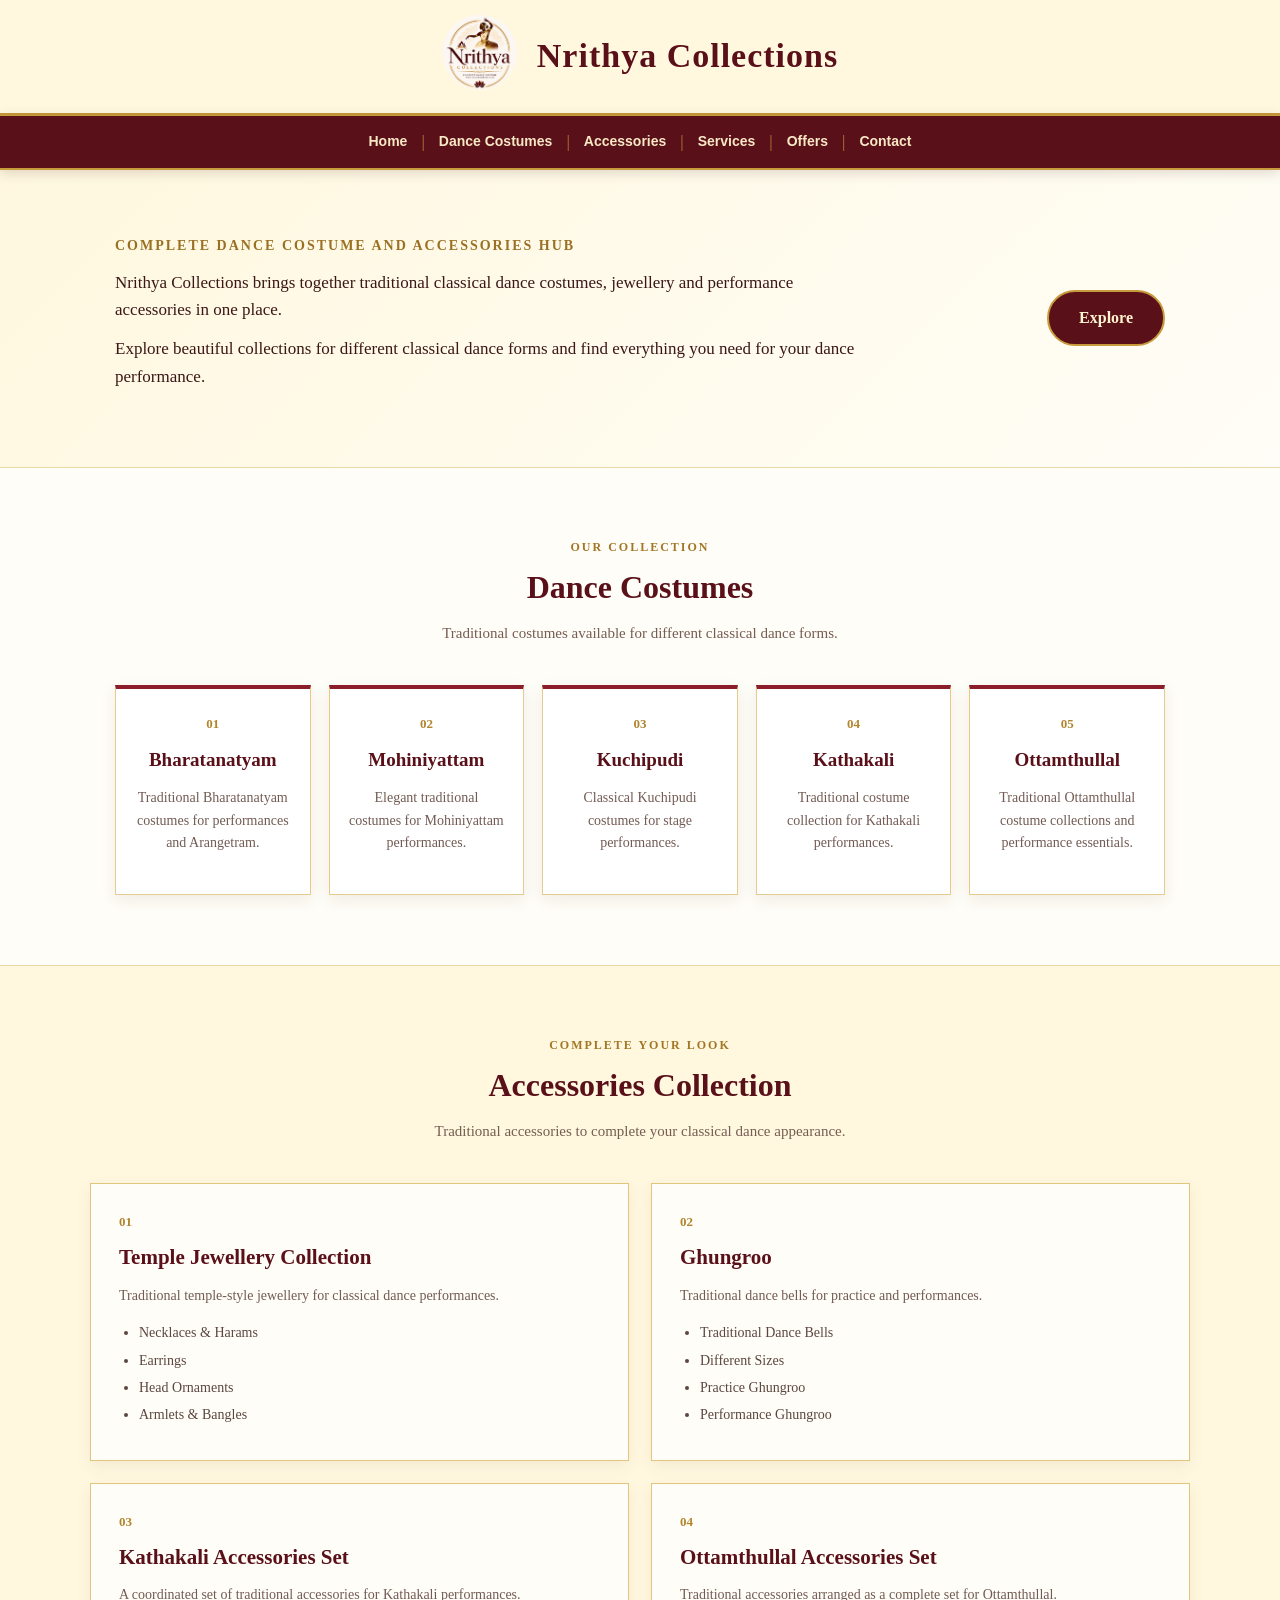
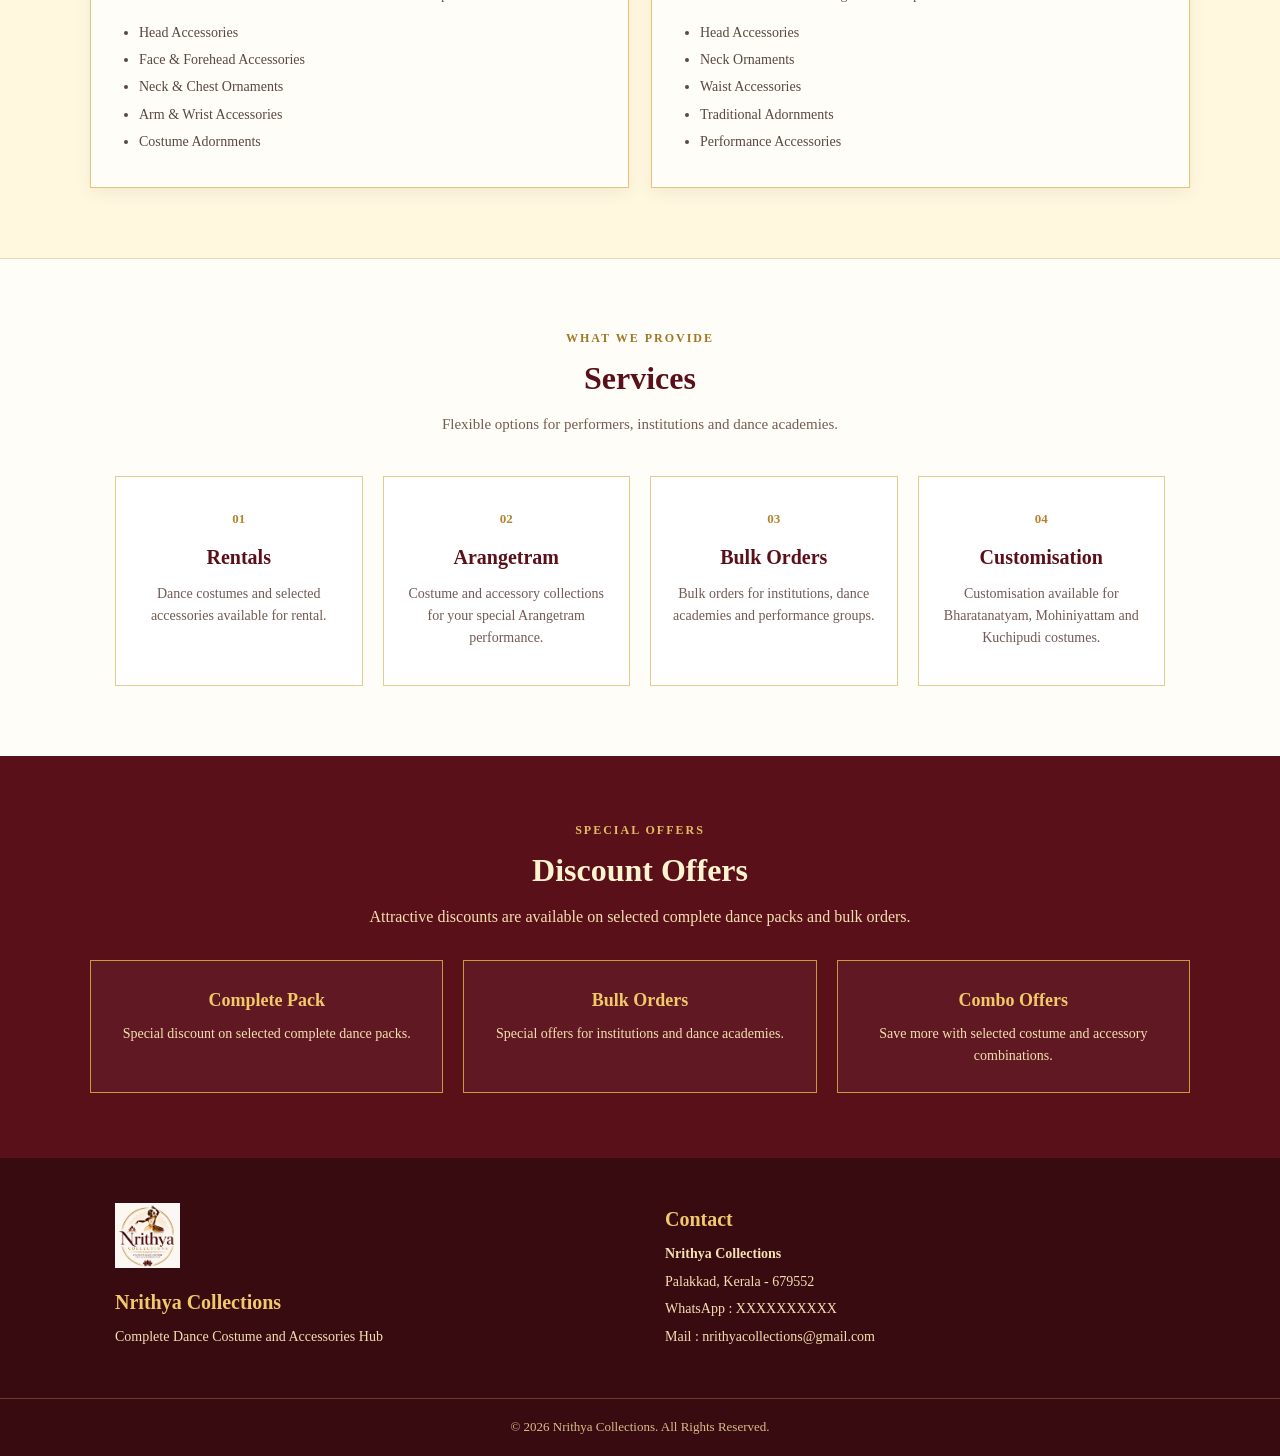
<file: index.html>
<!DOCTYPE html>
<html lang="en">
<head>
    <meta charset="UTF-8">
    <meta name="viewport" content="width=device-width, initial-scale=1.0">

    <meta name="description"
          content="Nrithya Collections - Complete Dance Costume and Accessories Hub">

    <title>Nrithya Collections</title>

    <link rel="stylesheet" href="style.css">
</head>

<body>

<!-- ================= HEADER ================= -->

<header id="home">

    <div class="header-container">

        <a href="#home">
            <img src="logo.png"
                 alt="Nrithya Collections Logo"
                 class="logo">
        </a>

        <h1>Nrithya Collections</h1>

    </div>

</header>


<!-- ================= NAVIGATION ================= -->

<nav class="navbar">

    <div class="nav-container">

        <a href="#home">Home</a>

        <span class="nav-divider">|</span>

        <a href="#costumes">Dance Costumes</a>

        <span class="nav-divider">|</span>

        <a href="#accessories">Accessories</a>

        <span class="nav-divider">|</span>

        <a href="#services">Services</a>

        <span class="nav-divider">|</span>

        <a href="#offers">Offers</a>

        <span class="nav-divider">|</span>

        <a href="#contact">Contact</a>

    </div>

</nav>


<!-- ================= INTRODUCTION ================= -->

<section class="intro">

    <div class="intro-container">

        <div class="description">

            <p class="small-heading">
                COMPLETE DANCE COSTUME AND ACCESSORIES HUB
            </p>

            <p>
                Nrithya Collections brings together traditional
                classical dance costumes, jewellery and performance
                accessories in one place.
            </p>

            <p>
                Explore beautiful collections for different
                classical dance forms and find everything you need
                for your dance performance.
            </p>

        </div>


        <div class="explore-area">

            <a href="shop.html" class="explore-button">
                Explore
            </a>

        </div>

    </div>

</section>


<!-- ================= DANCE COSTUMES ================= -->

<section class="content-section" id="costumes">

    <div class="section-title">

        <p class="section-label">
            OUR COLLECTION
        </p>

        <h2>Dance Costumes</h2>

        <p>
            Traditional costumes available for different
            classical dance forms.
        </p>

    </div>


    <div class="costume-container">

        <div class="costume-card">

            <span>01</span>

            <h3>Bharatanatyam</h3>

            <p>
                Traditional Bharatanatyam costumes for
                performances and Arangetram.
            </p>

        </div>


        <div class="costume-card">

            <span>02</span>

            <h3>Mohiniyattam</h3>

            <p>
                Elegant traditional costumes for
                Mohiniyattam performances.
            </p>

        </div>


        <div class="costume-card">

            <span>03</span>

            <h3>Kuchipudi</h3>

            <p>
                Classical Kuchipudi costumes for
                stage performances.
            </p>

        </div>


        <div class="costume-card">

            <span>04</span>

            <h3>Kathakali</h3>

            <p>
                Traditional costume collection for
                Kathakali performances.
            </p>

        </div>


        <div class="costume-card">

            <span>05</span>

            <h3>Ottamthullal</h3>

            <p>
                Traditional Ottamthullal costume collections
                and performance essentials.
            </p>

        </div>

    </div>

</section>


<!-- ================= ACCESSORIES ================= -->

<section class="content-section accessories-section"
         id="accessories">

    <div class="section-title">

        <p class="section-label">
            COMPLETE YOUR LOOK
        </p>

        <h2>Accessories Collection</h2>

        <p>
            Traditional accessories to complete your
            classical dance appearance.
        </p>

    </div>


    <div class="accessory-container">

        <!-- Temple Jewellery -->

        <div class="accessory-card">

            <div class="card-number">01</div>

            <h3>
                Temple Jewellery Collection
            </h3>

            <p>
                Traditional temple-style jewellery for
                classical dance performances.
            </p>

            <ul>

                <li>Necklaces &amp; Harams</li>

                <li>Earrings</li>

                <li>Head Ornaments</li>

                <li>Armlets &amp; Bangles</li>

            </ul>

        </div>


        <!-- Ghungroo -->

        <div class="accessory-card">

            <div class="card-number">02</div>

            <h3>Ghungroo</h3>

            <p>
                Traditional dance bells for practice
                and performances.
            </p>

            <ul>

                <li>Traditional Dance Bells</li>

                <li>Different Sizes</li>

                <li>Practice Ghungroo</li>

                <li>Performance Ghungroo</li>

            </ul>

        </div>


        <!-- Kathakali Accessories -->

        <div class="accessory-card">

            <div class="card-number">03</div>

            <h3>
                Kathakali Accessories Set
            </h3>

            <p>
                A coordinated set of traditional
                accessories for Kathakali performances.
            </p>

            <ul>

                <li>Head Accessories</li>

                <li>Face &amp; Forehead Accessories</li>

                <li>Neck &amp; Chest Ornaments</li>

                <li>Arm &amp; Wrist Accessories</li>

                <li>Costume Adornments</li>

            </ul>

        </div>


        <!-- Ottamthullal Accessories -->

        <div class="accessory-card">

            <div class="card-number">04</div>

            <h3>
                Ottamthullal Accessories Set
            </h3>

            <p>
                Traditional accessories arranged as
                a complete set for Ottamthullal.
            </p>

            <ul>

                <li>Head Accessories</li>

                <li>Neck Ornaments</li>

                <li>Waist Accessories</li>

                <li>Traditional Adornments</li>

                <li>Performance Accessories</li>

            </ul>

        </div>

    </div>

</section>


<!-- ================= SERVICES ================= -->

<section class="content-section" id="services">

    <div class="section-title">

        <p class="section-label">
            WHAT WE PROVIDE
        </p>

        <h2>Services</h2>

        <p>
            Flexible options for performers, institutions
            and dance academies.
        </p>

    </div>


    <div class="service-container">

        <div class="service-card">

            <span>01</span>

            <h3>Rentals</h3>

            <p>
                Dance costumes and selected accessories
                available for rental.
            </p>

        </div>


        <div class="service-card">

            <span>02</span>

            <h3>Arangetram</h3>

            <p>
                Costume and accessory collections for
                your special Arangetram performance.
            </p>

        </div>


        <div class="service-card">

            <span>03</span>

            <h3>Bulk Orders</h3>

            <p>
                Bulk orders for institutions, dance
                academies and performance groups.
            </p>

        </div>


        <div class="service-card">

            <span>04</span>

            <h3>Customisation</h3>

            <p>
                Customisation available for Bharatanatyam,
                Mohiniyattam and Kuchipudi costumes.
            </p>

        </div>

    </div>

</section>


<!-- ================= DISCOUNT OFFERS ================= -->

<section class="offers" id="offers">

    <div class="offers-container">

        <p class="section-label">
            SPECIAL OFFERS
        </p>

        <h2>Discount Offers</h2>

        <p>
            Attractive discounts are available on selected
            complete dance packs and bulk orders.
        </p>


        <div class="offer-items">

            <div>

                <strong>Complete Pack</strong>

                <span>
                    Special discount on selected
                    complete dance packs.
                </span>

            </div>


            <div>

                <strong>Bulk Orders</strong>

                <span>
                    Special offers for institutions
                    and dance academies.
                </span>

            </div>


            <div>

                <strong>Combo Offers</strong>

                <span>
                    Save more with selected costume
                    and accessory combinations.
                </span>

            </div>

        </div>

    </div>

</section>


<!-- ================= CONTACT / FOOTER ================= -->

<footer id="contact">

    <div class="footer-container">


        <!-- Footer Brand -->

        <div class="footer-brand">

            <img src="logo.png"
                 alt="Nrithya Collections Logo">

            <h3>
                Nrithya Collections
            </h3>

            <p>
                Complete Dance Costume and
                Accessories Hub
            </p>

        </div>


        <!-- Contact -->

        <div class="footer-contact">

            <h3>Contact</h3>

            <p>
                <strong>Nrithya Collections</strong>
            </p>

            <p>
                Palakkad, Kerala - 679552
            </p>

            <p>
                WhatsApp : XXXXXXXXXX
            </p>

            <p>
                Mail : nrithyacollections@gmail.com
            </p>

        </div>

    </div>


    <div class="copyright">

        © 2026 Nrithya Collections.
        All Rights Reserved.

    </div>

</footer>


<!-- ================= JAVASCRIPT ================= -->

<script src="script.js"></script>

</body>
</html>
</file>
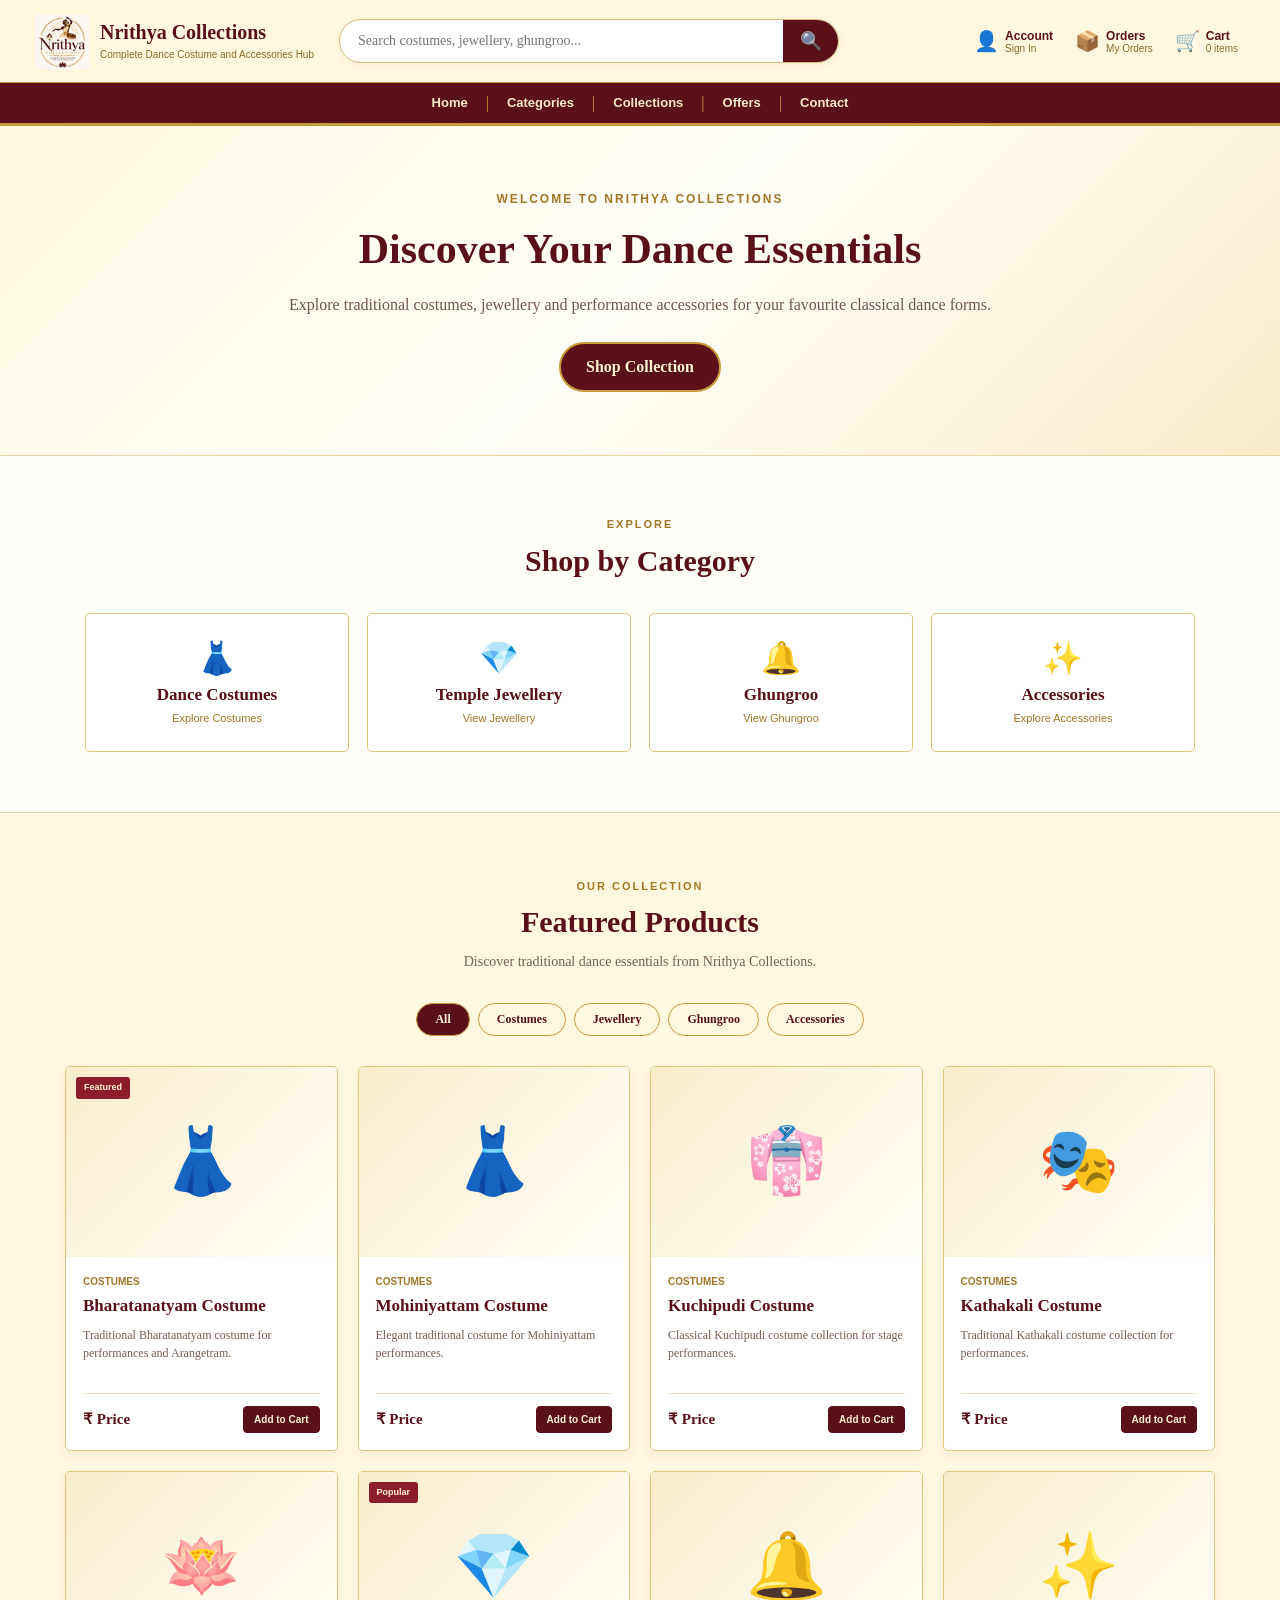
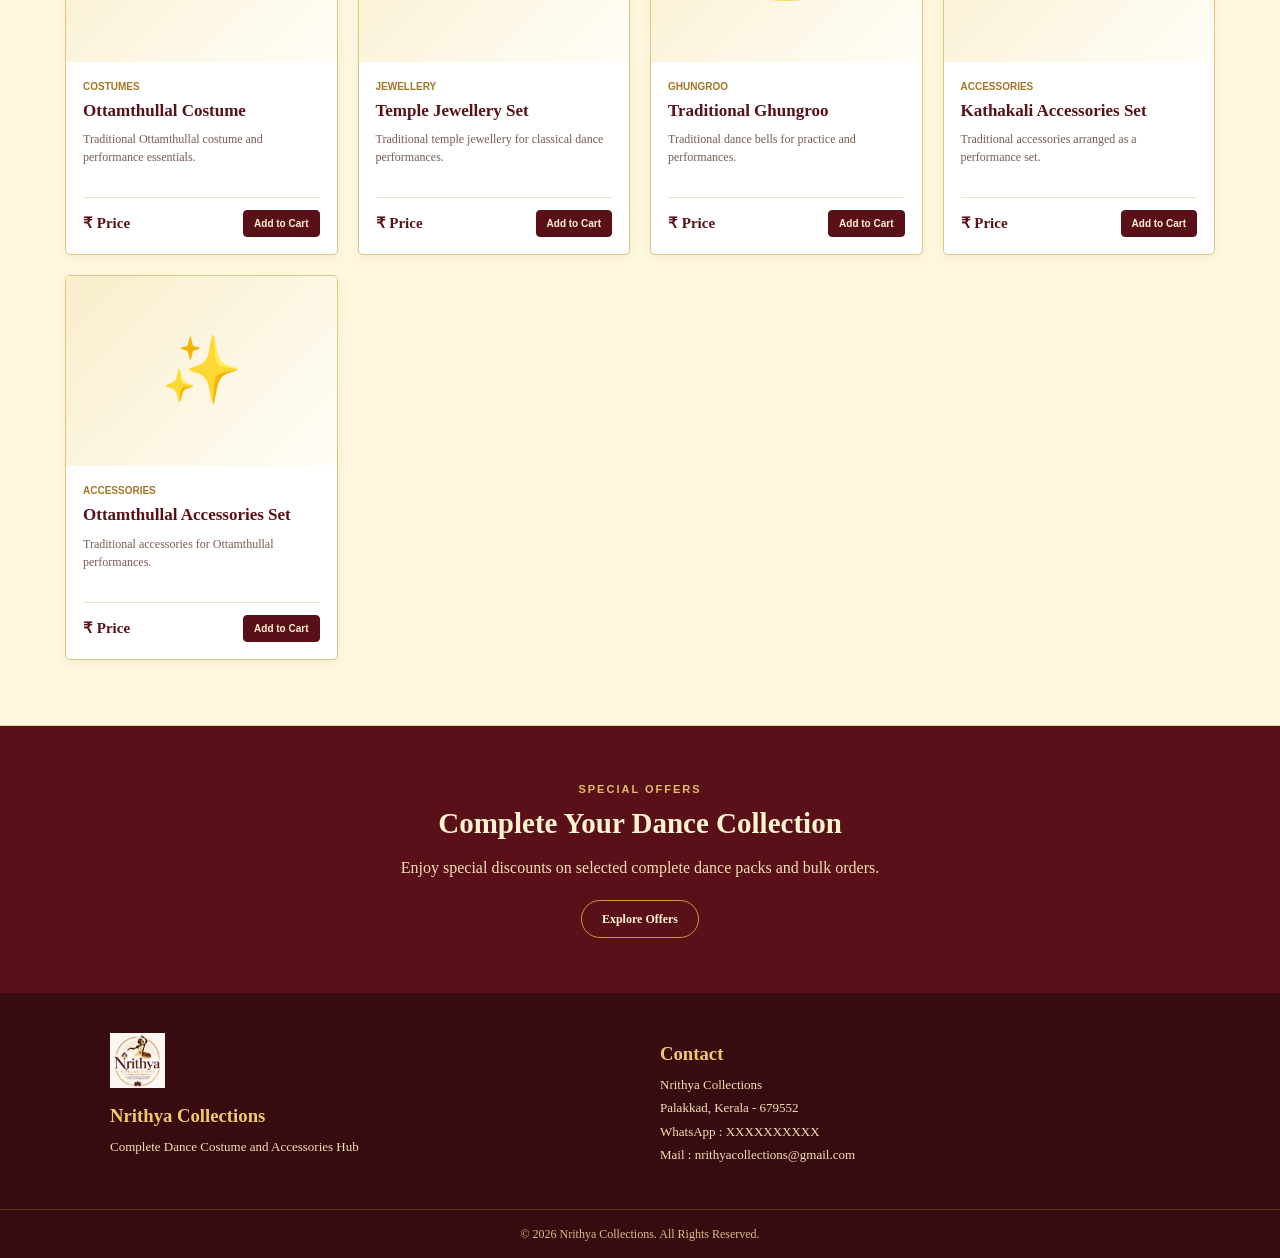
<file: shop.html>
<!DOCTYPE html>
<html lang="en">

<head>

    <meta charset="UTF-8">

    <meta name="viewport"
        content="width=device-width, initial-scale=1.0">

    <meta name="description"
        content="Nrithya Collections - Dance Costumes and Accessories">

    <title>Shop | Nrithya Collections</title>

    <link rel="stylesheet" href="shop.css">

</head>

<body>


<!-- ================= SHOP HEADER ================= -->

<header class="shop-header">

    <div class="header-main">


        <!-- BRAND -->

        <a href="index.html"
            class="brand">

            <img src="logo.png"
                alt="Nrithya Collections Logo">

            <div>

                <h1>
                    Nrithya Collections
                </h1>

                <span>
                    Complete Dance Costume and Accessories Hub
                </span>

            </div>

        </a>


        <!-- SEARCH -->

        <div class="search-box">

            <input
                type="text"
                id="searchInput"
                placeholder="Search costumes, jewellery, ghungroo..."
            >

            <button
                id="searchButton">

                🔍

            </button>

        </div>


        <!-- ACCOUNT / ORDERS / CART -->

        <div class="shop-actions">


            <button
                id="accountButton"
                class="action-button">

                <span class="action-icon">
                    👤
                </span>

                <span>

                    Account

                    <small>
                        Sign In
                    </small>

                </span>

            </button>


            <button
                id="ordersButton"
                class="action-button">

                <span class="action-icon">
                    📦
                </span>

                <span>

                    Orders

                    <small>
                        My Orders
                    </small>

                </span>

            </button>


            <button
                id="cartButton"
                class="cart-button">

                <span class="action-icon">
                    🛒
                </span>

                <span>

                    Cart

                    <small id="cartCount">
                        0 items
                    </small>

                </span>

            </button>

        </div>

    </div>


    <!-- ================= SHOP NAVIGATION ================= -->

    <nav class="shop-nav">

        <a href="index.html">
            Home
        </a>

        <span>|</span>

        <a href="#categories">
            Categories
        </a>

        <span>|</span>

        <a href="#products">
            Collections
        </a>

        <span>|</span>

        <a href="#offers">
            Offers
        </a>

        <span>|</span>

        <a href="index.html#contact">
            Contact
        </a>

    </nav>

</header>


<!-- ================= HERO ================= -->

<section class="shop-hero">

    <div class="hero-content">

        <p class="hero-label">
            WELCOME TO NRITHYA COLLECTIONS
        </p>

        <h2>
            Discover Your Dance Essentials
        </h2>

        <p>
            Explore traditional costumes, jewellery and
            performance accessories for your favourite
            classical dance forms.
        </p>

        <a href="#products"
            class="hero-button">

            Shop Collection

        </a>

    </div>

</section>


<!-- ================= CATEGORIES ================= -->

<section class="categories"
    id="categories">

    <div class="section-heading">

        <p>
            EXPLORE
        </p>

        <h2>
            Shop by Category
        </h2>

    </div>


    <div class="category-container">


        <button
            class="category-card"
            data-category="Costumes">

            <div class="category-icon">
                👗
            </div>

            <h3>
                Dance Costumes
            </h3>

            <span>
                Explore Costumes
            </span>

        </button>


        <button
            class="category-card"
            data-category="Jewellery">

            <div class="category-icon">
                💎
            </div>

            <h3>
                Temple Jewellery
            </h3>

            <span>
                View Jewellery
            </span>

        </button>


        <button
            class="category-card"
            data-category="Ghungroo">

            <div class="category-icon">
                🔔
            </div>

            <h3>
                Ghungroo
            </h3>

            <span>
                View Ghungroo
            </span>

        </button>


        <button
            class="category-card"
            data-category="Accessories">

            <div class="category-icon">
                ✨
            </div>

            <h3>
                Accessories
            </h3>

            <span>
                Explore Accessories
            </span>

        </button>


    </div>

</section>


<!-- ================= PRODUCTS ================= -->

<section class="products-section"
    id="products">


    <div class="section-heading">

        <p>
            OUR COLLECTION
        </p>

        <h2>
            Featured Products
        </h2>

        <span>
            Discover traditional dance essentials
            from Nrithya Collections.
        </span>

    </div>


    <!-- FILTERS -->

    <div class="filter-bar">

        <button
            class="filter-button active"
            data-filter="All">

            All

        </button>

        <button
            class="filter-button"
            data-filter="Costumes">

            Costumes

        </button>

        <button
            class="filter-button"
            data-filter="Jewellery">

            Jewellery

        </button>

        <button
            class="filter-button"
            data-filter="Ghungroo">

            Ghungroo

        </button>

        <button
            class="filter-button"
            data-filter="Accessories">

            Accessories

        </button>

    </div>


    <!-- PRODUCTS -->

    <div class="product-grid"
        id="productGrid">


        <!-- BHARATANATYAM -->

        <div class="product-card"
            data-category="Costumes">

            <div class="product-image">

                <span class="product-badge">
                    Featured
                </span>

                <div class="placeholder-image">
                    👗
                </div>

            </div>

            <div class="product-info">

                <p class="product-category">
                    Costumes
                </p>

                <h3>
                    Bharatanatyam Costume
                </h3>

                <p class="product-description">
                    Traditional Bharatanatyam costume
                    for performances and Arangetram.
                </p>

                <div class="product-bottom">

                    <div class="price">
                        ₹ Price
                    </div>

                    <button
                        class="add-cart"
                        data-name="Bharatanatyam Costume"
                        data-price="0">

                        Add to Cart

                    </button>

                </div>

            </div>

        </div>


        <!-- MOHINIYATTAM -->

        <div class="product-card"
            data-category="Costumes">

            <div class="product-image">

                <div class="placeholder-image">
                    👗
                </div>

            </div>

            <div class="product-info">

                <p class="product-category">
                    Costumes
                </p>

                <h3>
                    Mohiniyattam Costume
                </h3>

                <p class="product-description">
                    Elegant traditional costume
                    for Mohiniyattam performances.
                </p>

                <div class="product-bottom">

                    <div class="price">
                        ₹ Price
                    </div>

                    <button
                        class="add-cart"
                        data-name="Mohiniyattam Costume"
                        data-price="0">

                        Add to Cart

                    </button>

                </div>

            </div>

        </div>


        <!-- KUCHIPUDI -->

        <div class="product-card"
            data-category="Costumes">

            <div class="product-image">

                <div class="placeholder-image">
                    👘
                </div>

            </div>

            <div class="product-info">

                <p class="product-category">
                    Costumes
                </p>

                <h3>
                    Kuchipudi Costume
                </h3>

                <p class="product-description">
                    Classical Kuchipudi costume
                    collection for stage performances.
                </p>

                <div class="product-bottom">

                    <div class="price">
                        ₹ Price
                    </div>

                    <button
                        class="add-cart"
                        data-name="Kuchipudi Costume"
                        data-price="0">

                        Add to Cart

                    </button>

                </div>

            </div>

        </div>


        <!-- KATHAKALI -->

        <div class="product-card"
            data-category="Costumes">

            <div class="product-image">

                <div class="placeholder-image">
                    🎭
                </div>

            </div>

            <div class="product-info">

                <p class="product-category">
                    Costumes
                </p>

                <h3>
                    Kathakali Costume
                </h3>

                <p class="product-description">
                    Traditional Kathakali costume
                    collection for performances.
                </p>

                <div class="product-bottom">

                    <div class="price">
                        ₹ Price
                    </div>

                    <button
                        class="add-cart"
                        data-name="Kathakali Costume"
                        data-price="0">

                        Add to Cart

                    </button>

                </div>

            </div>

        </div>


        <!-- OTTAMTHULLAL -->

        <div class="product-card"
            data-category="Costumes">

            <div class="product-image">

                <div class="placeholder-image">
                    🪷
                </div>

            </div>

            <div class="product-info">

                <p class="product-category">
                    Costumes
                </p>

                <h3>
                    Ottamthullal Costume
                </h3>

                <p class="product-description">
                    Traditional Ottamthullal costume
                    and performance essentials.
                </p>

                <div class="product-bottom">

                    <div class="price">
                        ₹ Price
                    </div>

                    <button
                        class="add-cart"
                        data-name="Ottamthullal Costume"
                        data-price="0">

                        Add to Cart

                    </button>

                </div>

            </div>

        </div>


        <!-- JEWELLERY -->

        <div class="product-card"
            data-category="Jewellery">

            <div class="product-image">

                <span class="product-badge">
                    Popular
                </span>

                <div class="placeholder-image">
                    💎
                </div>

            </div>

            <div class="product-info">

                <p class="product-category">
                    Jewellery
                </p>

                <h3>
                    Temple Jewellery Set
                </h3>

                <p class="product-description">
                    Traditional temple jewellery
                    for classical dance performances.
                </p>

                <div class="product-bottom">

                    <div class="price">
                        ₹ Price
                    </div>

                    <button
                        class="add-cart"
                        data-name="Temple Jewellery Set"
                        data-price="0">

                        Add to Cart

                    </button>

                </div>

            </div>

        </div>


        <!-- GHUNGROO -->

        <div class="product-card"
            data-category="Ghungroo">

            <div class="product-image">

                <div class="placeholder-image">
                    🔔
                </div>

            </div>

            <div class="product-info">

                <p class="product-category">
                    Ghungroo
                </p>

                <h3>
                    Traditional Ghungroo
                </h3>

                <p class="product-description">
                    Traditional dance bells for
                    practice and performances.
                </p>

                <div class="product-bottom">

                    <div class="price">
                        ₹ Price
                    </div>

                    <button
                        class="add-cart"
                        data-name="Traditional Ghungroo"
                        data-price="0">

                        Add to Cart

                    </button>

                </div>

            </div>

        </div>


        <!-- KATHAKALI ACCESSORIES -->

        <div class="product-card"
            data-category="Accessories">

            <div class="product-image">

                <div class="placeholder-image">
                    ✨
                </div>

            </div>

            <div class="product-info">

                <p class="product-category">
                    Accessories
                </p>

                <h3>
                    Kathakali Accessories Set
                </h3>

                <p class="product-description">
                    Traditional accessories arranged
                    as a performance set.
                </p>

                <div class="product-bottom">

                    <div class="price">
                        ₹ Price
                    </div>

                    <button
                        class="add-cart"
                        data-name="Kathakali Accessories Set"
                        data-price="0">

                        Add to Cart

                    </button>

                </div>

            </div>

        </div>


        <!-- OTTAMTHULLAL ACCESSORIES -->

        <div class="product-card"
            data-category="Accessories">

            <div class="product-image">

                <div class="placeholder-image">
                    ✨
                </div>

            </div>

            <div class="product-info">

                <p class="product-category">
                    Accessories
                </p>

                <h3>
                    Ottamthullal Accessories Set
                </h3>

                <p class="product-description">
                    Traditional accessories for
                    Ottamthullal performances.
                </p>

                <div class="product-bottom">

                    <div class="price">
                        ₹ Price
                    </div>

                    <button
                        class="add-cart"
                        data-name="Ottamthullal Accessories Set"
                        data-price="0">

                        Add to Cart

                    </button>

                </div>

            </div>

        </div>


    </div>


    <!-- NO RESULTS -->

    <div id="noResults"
        class="no-results">

        <h3>
            No products found
        </h3>

        <p>
            Try another search or category.
        </p>

    </div>

</section>


<!-- ================= OFFERS ================= -->

<section class="shop-offers"
    id="offers">

    <div>

        <p>
            SPECIAL OFFERS
        </p>

        <h2>
            Complete Your Dance Collection
        </h2>

        <span>
            Enjoy special discounts on selected complete
            dance packs and bulk orders.
        </span>

        <a href="#products">
            Explore Offers
        </a>

    </div>

</section>


<!-- ================= ACCOUNT MODAL ================= -->

<div class="modal"
    id="accountModal">

    <div class="modal-box">

        <button
            class="close-button"
            data-close="accountModal">

            ×

        </button>

        <div class="modal-icon">
            👤
        </div>

        <h2>
            Welcome to Nrithya Collections
        </h2>

        <p>
            Sign in to manage your account,
            orders and shopping experience.
        </p>


        <input
            type="email"
            id="loginEmail"
            placeholder="Email Address">


        <input
            type="password"
            id="loginPassword"
            placeholder="Password">


        <button
            class="primary-button"
            id="signInButton">

            Sign In

        </button>


        <div class="or">
            OR
        </div>


        <button
            class="secondary-button"
            id="createAccountButton">

            Create New Account

        </button>

    </div>

</div>


<!-- ================= ORDERS MODAL ================= -->

<div class="modal"
    id="ordersModal">

    <div class="modal-box">

        <button
            class="close-button"
            data-close="ordersModal">

            ×

        </button>

        <div class="modal-icon">
            📦
        </div>

        <h2>
            My Orders
        </h2>

        <div class="empty-state">

            <div>
                📋
            </div>

            <h3>
                No Orders Yet
            </h3>

            <p>
                Your placed orders will appear here.
            </p>

        </div>

    </div>

</div>


<!-- ================= CART MODAL ================= -->

<div class="modal"
    id="cartModal">

    <div class="modal-box cart-box">

        <button
            class="close-button"
            data-close="cartModal">

            ×

        </button>

        <div class="modal-icon">
            🛒
        </div>

        <h2>
            Your Cart
        </h2>

        <div id="cartItems">

            <div class="empty-state">

                <div>
                    🛒
                </div>

                <h3>
                    Your Cart is Empty
                </h3>

                <p>
                    Add products to your cart
                    to see them here.
                </p>

            </div>

        </div>


        <div class="cart-total"
            id="cartTotal">

            Total: ₹0

        </div>


        <button
            class="primary-button"
            id="checkoutButton">

            Proceed to Checkout

        </button>

    </div>

</div>


<!-- ================= FOOTER ================= -->

<footer>

    <div class="footer-content">


        <div>

            <img src="logo.png"
                alt="Nrithya Collections Logo">

            <h3>
                Nrithya Collections
            </h3>

            <p>
                Complete Dance Costume and
                Accessories Hub
            </p>

        </div>


        <div>

            <h3>
                Contact
            </h3>

            <p>
                Nrithya Collections
            </p>

            <p>
                Palakkad, Kerala - 679552
            </p>

            <p>
                WhatsApp : XXXXXXXXXX
            </p>

            <p>
                Mail : nrithyacollections@gmail.com
            </p>

        </div>

    </div>


    <div class="copyright">

        © 2026 Nrithya Collections.
        All Rights Reserved.

    </div>

</footer>


<script src="shop.js"></script>

</body>

</html>
</file>
<file: style.css>
/* ================= GENERAL ================= */

* {
    margin: 0;
    padding: 0;
    box-sizing: border-box;
}

html {
    scroll-behavior: smooth;
}

body {
    font-family: Georgia, "Times New Roman", serif;
    color: #3b1717;
    background: #fffdf7;
    line-height: 1.6;
}

a {
    text-decoration: none;
}


/* ================= HEADER ================= */

header {
    background: #fff8df;
    border-bottom: 2px solid #c79a3b;
}

.header-container {
    max-width: 1100px;
    margin: auto;

    min-height: 110px;

    padding: 15px 20px;

    display: flex;

    align-items: center;

    justify-content: center;

    gap: 20px;
}

.logo {
    width: 75px;
    height: 75px;

    object-fit: contain;

    border-radius: 50%;
}

.header-container h1 {
    color: #5a1019;

    font-size: 34px;

    letter-spacing: 1px;
}


/* ================= NAVIGATION ================= */

.navbar {
    position: sticky;

    top: 0;

    z-index: 1000;

    background: #5a1019;

    border-top: 1px solid #c79a3b;

    border-bottom: 2px solid #c79a3b;

    box-shadow: 0 3px 12px rgba(50, 10, 10, 0.15);
}

.nav-container {
    max-width: 1100px;

    min-height: 52px;

    margin: auto;

    padding: 6px 15px;

    display: flex;

    align-items: center;

    justify-content: center;

    flex-wrap: wrap;
}

.nav-container a {
    color: #f8e9c5;

    font-family: Arial, sans-serif;

    font-size: 14px;

    font-weight: bold;

    padding: 6px 14px;

    transition: 0.3s;

    white-space: nowrap;
}

.nav-container a:hover {
    color: #f1c96b;
}

.nav-divider {
    color: #c79a3b;

    font-family: Georgia, serif;

    font-size: 17px;

    opacity: 0.8;
}


/* ================= INTRO ================= */

.intro {
    background:
        linear-gradient(
            135deg,
            #fff8df,
            #fffdf7
        );

    border-bottom: 1px solid #ead9a5;
}

.intro-container {
    max-width: 1100px;

    margin: auto;

    padding: 65px 25px;

    display: flex;

    align-items: center;

    justify-content: space-between;

    gap: 40px;
}

.description {
    max-width: 750px;
}

.small-heading {
    color: #9a7023;

    font-size: 14px;

    font-weight: bold;

    letter-spacing: 2px;

    margin-bottom: 12px;
}

.description p:not(.small-heading) {
    font-size: 17px;

    margin-bottom: 12px;
}

.explore-area {
    flex-shrink: 0;
}

.explore-button {
    display: inline-block;

    background: #5a1019;

    color: #fff3d0;

    padding: 13px 30px;

    border: 2px solid #c79a3b;

    border-radius: 30px;

    font-weight: bold;

    transition: 0.3s;
}

.explore-button:hover {
    background: #7a1c28;

    transform: translateY(-2px);
}


/* ================= COMMON SECTIONS ================= */

.content-section {
    max-width: 1100px;

    margin: auto;

    padding: 70px 25px;
}

.section-title {
    text-align: center;

    margin-bottom: 40px;
}

.section-label {
    color: #a27625;

    font-size: 12px;

    font-weight: bold;

    letter-spacing: 2px;

    margin-bottom: 5px;
}

.section-title h2,
.offers h2 {
    color: #5a1019;

    font-size: 32px;

    margin-bottom: 8px;
}

.section-title > p:last-child {
    color: #765c52;

    font-size: 15px;
}


/* ================= COSTUMES ================= */

.costume-container {
    display: grid;

    grid-template-columns: repeat(5, 1fr);

    gap: 18px;
}

.costume-card {
    background: #fff;

    border: 1px solid #e4cc8f;

    border-top: 4px solid #8c1d2b;

    padding: 25px 18px;

    text-align: center;

    min-height: 210px;

    box-shadow: 0 5px 15px rgba(70, 30, 20, 0.08);

    transition: 0.3s;
}

.costume-card:hover {
    transform: translateY(-6px);

    box-shadow: 0 10px 22px rgba(70, 30, 20, 0.15);
}

.costume-card span {
    display: block;

    color: #b1842d;

    font-size: 13px;

    font-weight: bold;

    margin-bottom: 10px;
}

.costume-card h3 {
    color: #5a1019;

    font-size: 19px;

    margin-bottom: 12px;
}

.costume-card p {
    color: #725b53;

    font-size: 14px;
}


/* ================= ACCESSORIES ================= */

.accessories-section {
    max-width: none;

    background: #fff8df;

    border-top: 1px solid #ead9a5;

    border-bottom: 1px solid #ead9a5;

    padding-left: 25px;

    padding-right: 25px;
}

.accessories-section .section-title,
.accessory-container {
    max-width: 1100px;

    margin-left: auto;

    margin-right: auto;
}

.accessory-container {
    display: grid;

    grid-template-columns: repeat(2, 1fr);

    gap: 22px;
}

.accessory-card {
    background: #fffdf7;

    border: 1px solid #e1c67c;

    padding: 28px;

    box-shadow: 0 5px 15px rgba(70, 30, 20, 0.07);

    transition: 0.3s;
}

.accessory-card:hover {
    transform: translateY(-5px);
}

.card-number {
    color: #b1842d;

    font-size: 13px;

    font-weight: bold;

    margin-bottom: 8px;
}

.accessory-card h3 {
    color: #5a1019;

    font-size: 21px;

    margin-bottom: 10px;
}

.accessory-card p {
    color: #725b53;

    font-size: 14px;

    margin-bottom: 15px;
}

.accessory-card ul {
    padding-left: 20px;
}

.accessory-card li {
    color: #5c4640;

    font-size: 14px;

    margin-bottom: 5px;
}


/* ================= SERVICES ================= */

.service-container {
    display: grid;

    grid-template-columns: repeat(4, 1fr);

    gap: 20px;
}

.service-card {
    background: #fff;

    border: 1px solid #e4cc8f;

    padding: 28px 20px;

    text-align: center;

    min-height: 210px;

    transition: 0.3s;
}

.service-card:hover {
    transform: translateY(-5px);

    border-color: #c79a3b;
}

.service-card span {
    color: #b1842d;

    font-size: 13px;

    font-weight: bold;
}

.service-card h3 {
    color: #5a1019;

    font-size: 20px;

    margin: 10px 0;
}

.service-card p {
    color: #725b53;

    font-size: 14px;
}


/* ================= OFFERS ================= */

.offers {
    background: #5a1019;

    color: #fff3d0;

    padding: 65px 25px;

    text-align: center;
}

.offers .section-label {
    color: #e1bd65;
}

.offers h2 {
    color: #fff3d0;
}

.offers-container > p:not(.section-label) {
    max-width: 700px;

    margin: 0 auto 30px;

    color: #f5dfb2;
}

.offer-items {
    max-width: 1100px;

    margin: auto;

    display: grid;

    grid-template-columns: repeat(3, 1fr);

    gap: 20px;
}

.offer-items div {
    border: 1px solid #c79a3b;

    padding: 25px 20px;

    background: rgba(255, 255, 255, 0.04);

    transition: 0.3s;
}

.offer-items div:hover {
    transform: translateY(-4px);

    background: rgba(255, 255, 255, 0.08);
}

.offer-items strong {
    display: block;

    color: #f1c96b;

    font-size: 18px;

    margin-bottom: 8px;
}

.offer-items span {
    display: block;

    color: #f5dfb2;

    font-size: 14px;
}


/* ================= FOOTER ================= */

footer {
    background: #380b11;

    color: #f5dfb2;
}

.footer-container {
    max-width: 1100px;

    margin: auto;

    padding: 45px 25px;

    display: grid;

    grid-template-columns: 1fr 1fr;

    gap: 50px;
}

.footer-brand img {
    width: 65px;

    height: 65px;

    object-fit: contain;

    margin-bottom: 10px;
}

.footer-brand h3,
.footer-contact h3 {
    color: #f1c96b;

    margin-bottom: 8px;

    font-size: 20px;
}

.footer-brand p,
.footer-contact p {
    font-size: 14px;

    margin-bottom: 5px;
}

.copyright {
    text-align: center;

    border-top: 1px solid rgba(199, 154, 59, 0.35);

    padding: 18px 10px;

    font-size: 13px;

    color: #d9bd86;
}


/* ================= ANIMATION ================= */

.costume-card,
.accessory-card,
.service-card,
.offer-items div {
    opacity: 0;

    transform: translateY(20px);

    transition:
        opacity 0.6s ease,
        transform 0.6s ease;
}

.costume-card.show,
.accessory-card.show,
.service-card.show,
.offer-items div.show {
    opacity: 1;

    transform: translateY(0);
}


/* ================= TABLET ================= */

@media (max-width: 950px) {

    .costume-container {
        grid-template-columns: repeat(3, 1fr);
    }

    .service-container {
        grid-template-columns: repeat(2, 1fr);
    }

}


/* ================= MOBILE ================= */

@media (max-width: 700px) {

    .header-container {
        min-height: 90px;

        padding: 12px 15px;

        gap: 12px;
    }

    .logo {
        width: 58px;

        height: 58px;
    }

    .header-container h1 {
        font-size: 23px;
    }


    .nav-container {
        padding: 7px 5px;

        gap: 0;
    }

    .nav-container a {
        font-size: 11px;

        padding: 5px 7px;
    }

    .nav-divider {
        font-size: 13px;
    }


    .intro-container {
        padding: 45px 20px;

        flex-direction: column;

        text-align: center;
    }

    .description p:not(.small-heading) {
        font-size: 15px;
    }


    .content-section {
        padding: 55px 18px;
    }

    .section-title h2,
    .offers h2 {
        font-size: 27px;
    }


    .costume-container {
        grid-template-columns: 1fr;
    }


    .accessory-container {
        grid-template-columns: 1fr;
    }


    .service-container {
        grid-template-columns: 1fr;
    }


    .offers {
        padding: 55px 18px;
    }

    .offer-items {
        grid-template-columns: 1fr;
    }


    .footer-container {
        grid-template-columns: 1fr;

        gap: 30px;

        padding: 40px 20px;
    }

}
</file>
<file: shop.css>
/* ================= GENERAL ================= */

* {
    margin: 0;
    padding: 0;
    box-sizing: border-box;
}

html {
    scroll-behavior: smooth;
}

body {
    font-family: Georgia, "Times New Roman", serif;

    background: #fffdf7;

    color: #3b1717;

    line-height: 1.5;
}

button,
input {
    font-family: inherit;
}

button {
    cursor: pointer;
}

a {
    text-decoration: none;
}


/* ================= SHOP HEADER ================= */

.shop-header {
    background: #fff8df;

    border-bottom: 2px solid #c79a3b;

    position: sticky;

    top: 0;

    z-index: 1000;
}

.header-main {
    max-width: 1250px;

    margin: auto;

    min-height: 82px;

    padding: 12px 20px;

    display: flex;

    align-items: center;

    gap: 25px;
}


/* ================= BRAND ================= */

.brand {
    display: flex;

    align-items: center;

    gap: 10px;

    color: #5a1019;

    min-width: 235px;
}

.brand img {
    width: 55px;

    height: 55px;

    object-fit: contain;
}

.brand h1 {
    font-size: 20px;

    line-height: 1.2;
}

.brand span {
    display: block;

    color: #8a6a28;

    font-family: Arial, sans-serif;

    font-size: 10px;

    margin-top: 3px;
}


/* ================= SEARCH ================= */

.search-box {
    flex: 1;

    max-width: 500px;

    height: 44px;

    display: flex;

    background: white;

    border: 1px solid #d7bd78;

    border-radius: 25px;

    overflow: hidden;

    box-shadow: 0 2px 8px rgba(80, 30, 20, 0.06);
}

.search-box input {
    flex: 1;

    border: none;

    outline: none;

    padding: 0 18px;

    font-size: 14px;

    color: #4a2a25;

    background: transparent;
}

.search-box button {
    width: 55px;

    border: none;

    background: #5a1019;

    color: #f8e9c5;

    font-size: 18px;

    transition: 0.3s;
}

.search-box button:hover {
    background: #7a1c28;
}


/* ================= ACTIONS ================= */

.shop-actions {
    display: flex;

    align-items: center;

    gap: 8px;

    margin-left: auto;
}

.action-button,
.cart-button {
    border: none;

    background: transparent;

    color: #5a1019;

    display: flex;

    align-items: center;

    gap: 6px;

    padding: 7px;

    border-radius: 8px;

    transition: 0.3s;
}

.action-button:hover,
.cart-button:hover {
    background: #f5e8bf;
}

.action-icon {
    font-size: 20px;
}

.action-button span:last-child,
.cart-button span:last-child {
    text-align: left;

    font-family: Arial, sans-serif;

    font-size: 12px;

    font-weight: bold;
}

.action-button small,
.cart-button small {
    display: block;

    color: #8a6a28;

    font-size: 10px;

    font-weight: normal;
}


/* ================= SHOP NAVIGATION ================= */

.shop-nav {
    min-height: 42px;

    display: flex;

    align-items: center;

    justify-content: center;

    gap: 10px;

    background: #5a1019;

    border-top: 1px solid #c79a3b;

    border-bottom: 1px solid #c79a3b;
}

.shop-nav a {
    color: #f8e9c5;

    font-family: Arial, sans-serif;

    font-size: 13px;

    font-weight: bold;

    padding: 5px 8px;

    transition: 0.3s;
}

.shop-nav a:hover {
    color: #f1c96b;
}

.shop-nav span {
    color: #c79a3b;
}


/* ================= HERO ================= */

.shop-hero {
    min-height: 330px;

    display: flex;

    align-items: center;

    justify-content: center;

    text-align: center;

    padding: 50px 20px;

    background:
        linear-gradient(
            135deg,
            #fff8df,
            #fffdf7,
            #f8edc9
        );

    border-bottom: 1px solid #ead9a5;
}

.hero-content {
    max-width: 720px;
}

.hero-label {
    color: #a27625;

    font-family: Arial, sans-serif;

    font-size: 12px;

    font-weight: bold;

    letter-spacing: 2px;

    margin-bottom: 10px;
}

.hero-content h2 {
    color: #5a1019;

    font-size: 42px;

    margin-bottom: 12px;
}

.hero-content p:not(.hero-label) {
    color: #705650;

    font-size: 16px;

    margin-bottom: 25px;
}

.hero-button {
    display: inline-block;

    background: #5a1019;

    color: #fff3d0;

    border: 2px solid #c79a3b;

    border-radius: 25px;

    padding: 11px 25px;

    font-weight: bold;

    transition: 0.3s;
}

.hero-button:hover {
    background: #7a1c28;

    transform: translateY(-2px);
}


/* ================= SECTION HEADING ================= */

.section-heading {
    text-align: center;

    margin-bottom: 30px;
}

.section-heading p {
    color: #a27625;

    font-family: Arial, sans-serif;

    font-size: 11px;

    font-weight: bold;

    letter-spacing: 2px;
}

.section-heading h2 {
    color: #5a1019;

    font-size: 30px;

    margin: 5px 0;
}

.section-heading span {
    color: #765c52;

    font-size: 14px;
}


/* ================= CATEGORIES ================= */

.categories {
    max-width: 1150px;

    margin: auto;

    padding: 60px 20px;
}

.category-container {
    display: grid;

    grid-template-columns: repeat(4, 1fr);

    gap: 18px;
}

.category-card {
    border: 1px solid #e0c57c;

    background: #fff;

    padding: 25px 15px;

    text-align: center;

    border-radius: 5px;

    transition: 0.3s;
}

.category-card:hover {
    transform: translateY(-5px);

    border-color: #a27625;

    box-shadow: 0 8px 20px rgba(70, 30, 20, 0.1);
}

.category-icon {
    font-size: 32px;

    margin-bottom: 8px;
}

.category-card h3 {
    color: #5a1019;

    font-size: 17px;

    margin-bottom: 5px;
}

.category-card span {
    color: #a27625;

    font-family: Arial, sans-serif;

    font-size: 11px;
}


/* ================= PRODUCTS ================= */

.products-section {
    background: #fff8df;

    padding: 65px 20px;

    border-top: 1px solid #ead9a5;

    border-bottom: 1px solid #ead9a5;
}

.products-section > .section-heading,
.filter-bar,
.product-grid,
.no-results {
    max-width: 1150px;

    margin-left: auto;

    margin-right: auto;
}


/* ================= FILTER ================= */

.filter-bar {
    display: flex;

    justify-content: center;

    gap: 8px;

    flex-wrap: wrap;

    margin-bottom: 30px;
}

.filter-button {
    background: transparent;

    color: #5a1019;

    border: 1px solid #c79a3b;

    padding: 8px 18px;

    border-radius: 20px;

    font-size: 12px;

    font-weight: bold;

    transition: 0.3s;
}

.filter-button:hover,
.filter-button.active {
    background: #5a1019;

    color: #fff3d0;
}


/* ================= PRODUCT GRID ================= */

.product-grid {
    display: grid;

    grid-template-columns: repeat(4, 1fr);

    gap: 20px;
}


/* ================= PRODUCT CARD ================= */

.product-card {
    background: #fff;

    border: 1px solid #e1c67c;

    border-radius: 5px;

    overflow: hidden;

    transition: 0.3s;

    box-shadow: 0 4px 12px rgba(70, 30, 20, 0.06);
}

.product-card:hover {
    transform: translateY(-5px);

    box-shadow: 0 10px 22px rgba(70, 30, 20, 0.12);
}

.product-image {
    height: 190px;

    position: relative;

    background:
        linear-gradient(
            135deg,
            #f9eecb,
            #fffdf7
        );

    display: flex;

    align-items: center;

    justify-content: center;
}

.placeholder-image {
    font-size: 65px;
}

.product-badge {
    position: absolute;

    top: 10px;

    left: 10px;

    background: #8c1d2b;

    color: #fff3d0;

    padding: 4px 8px;

    border-radius: 3px;

    font-family: Arial, sans-serif;

    font-size: 9px;

    font-weight: bold;
}

.product-info {
    padding: 17px;
}

.product-category {
    color: #a27625;

    font-family: Arial, sans-serif;

    font-size: 10px;

    font-weight: bold;

    text-transform: uppercase;
}

.product-info h3 {
    color: #5a1019;

    font-size: 17px;

    margin: 4px 0 7px;
}

.product-description {
    color: #765c52;

    font-size: 12px;

    min-height: 55px;
}

.product-bottom {
    display: flex;

    align-items: center;

    justify-content: space-between;

    gap: 8px;

    margin-top: 12px;

    padding-top: 12px;

    border-top: 1px solid #eee1c2;
}

.price {
    color: #5a1019;

    font-size: 15px;

    font-weight: bold;
}

.add-cart {
    border: 1px solid #5a1019;

    background: #5a1019;

    color: #fff3d0;

    padding: 7px 10px;

    border-radius: 4px;

    font-family: Arial, sans-serif;

    font-size: 10px;

    font-weight: bold;

    transition: 0.3s;
}

.add-cart:hover {
    background: #7a1c28;
}


/* ================= NO RESULTS ================= */

.no-results {
    display: none;

    text-align: center;

    padding: 40px;

    color: #765c52;
}

.no-results h3 {
    color: #5a1019;

    margin-bottom: 5px;
}


/* ================= OFFERS ================= */

.shop-offers {
    background: #5a1019;

    color: #f8e9c5;

    padding: 55px 20px;

    text-align: center;
}

.shop-offers div {
    max-width: 750px;

    margin: auto;
}

.shop-offers p {
    color: #e1bd65;

    font-family: Arial, sans-serif;

    font-size: 11px;

    font-weight: bold;

    letter-spacing: 2px;
}

.shop-offers h2 {
    color: #fff3d0;

    font-size: 29px;

    margin: 5px 0 10px;
}

.shop-offers span {
    display: block;

    color: #f5dfb2;

    margin-bottom: 20px;
}

.shop-offers a {
    display: inline-block;

    border: 1px solid #c79a3b;

    color: #fff3d0;

    padding: 9px 20px;

    border-radius: 20px;

    font-size: 12px;

    font-weight: bold;
}


/* ================= MODALS ================= */

.modal {
    display: none;

    position: fixed;

    inset: 0;

    z-index: 2000;

    background: rgba(30, 5, 5, 0.65);

    align-items: center;

    justify-content: center;

    padding: 20px;
}

.modal.show {
    display: flex;
}

.modal-box {
    width: 100%;

    max-width: 400px;

    max-height: 90vh;

    overflow-y: auto;

    background: #fffdf7;

    border: 2px solid #c79a3b;

    border-radius: 8px;

    padding: 30px;

    position: relative;

    text-align: center;

    box-shadow: 0 15px 40px rgba(0, 0, 0, 0.25);
}

.close-button {
    position: absolute;

    top: 8px;

    right: 12px;

    border: none;

    background: transparent;

    color: #5a1019;

    font-size: 28px;
}

.modal-icon {
    font-size: 35px;

    margin-bottom: 5px;
}

.modal-box h2 {
    color: #5a1019;

    margin-bottom: 8px;
}

.modal-box > p {
    color: #765c52;

    font-size: 13px;

    margin-bottom: 18px;
}

.modal-box input {
    display: block;

    width: 100%;

    border: 1px solid #d6bd7b;

    padding: 11px;

    margin-bottom: 10px;

    border-radius: 4px;

    outline: none;
}

.modal-box input:focus {
    border-color: #8c1d2b;
}

.primary-button,
.secondary-button {
    width: 100%;

    padding: 11px;

    border-radius: 4px;

    font-weight: bold;

    margin-top: 7px;
}

.primary-button {
    border: 1px solid #5a1019;

    background: #5a1019;

    color: #fff3d0;
}

.secondary-button {
    border: 1px solid #c79a3b;

    background: #fff8df;

    color: #5a1019;
}

.or {
    color: #a27625;

    font-size: 11px;

    margin: 12px 0 4px;
}


/* ================= EMPTY STATE ================= */

.empty-state {
    padding: 25px 10px;

    color: #765c52;
}

.empty-state > div {
    font-size: 38px;

    margin-bottom: 8px;
}

.empty-state h3 {
    color: #5a1019;

    margin-bottom: 5px;
}

.empty-state p {
    font-size: 13px;
}


/* ================= CART ================= */

.cart-box {
    max-width: 500px;
}

.cart-product {
    display: flex;

    align-items: center;

    justify-content: space-between;

    gap: 10px;

    border-bottom: 1px solid #ead9a5;

    padding: 12px 0;

    text-align: left;
}

.cart-product h4 {
    color: #5a1019;

    font-size: 14px;
}

.cart-product p {
    color: #765c52;

    font-size: 12px;
}

.remove-cart {
    border: none;

    background: transparent;

    color: #9a2634;

    font-size: 12px;
}

.cart-total {
    color: #5a1019;

    font-size: 17px;

    font-weight: bold;

    text-align: right;

    padding: 15px 0;
}


/* ================= FOOTER ================= */

footer {
    background: #380b11;

    color: #f5dfb2;
}

.footer-content {
    max-width: 1100px;

    margin: auto;

    padding: 40px 20px;

    display: grid;

    grid-template-columns: 1fr 1fr;

    gap: 40px;
}

.footer-content img {
    width: 55px;

    height: 55px;

    object-fit: contain;
}

.footer-content h3 {
    color: #f1c96b;

    margin: 7px 0;
}

.footer-content p {
    font-size: 13px;

    margin-bottom: 4px;
}

.copyright {
    text-align: center;

    border-top: 1px solid rgba(199, 154, 59, 0.3);

    padding: 15px;

    color: #d9bd86;

    font-size: 12px;
}


/* ================= TABLET ================= */

@media (max-width: 1000px) {

    .header-main {
        flex-wrap: wrap;
    }

    .brand {
        min-width: auto;
    }

    .search-box {
        order: 3;

        flex-basis: 100%;

        max-width: none;
    }

    .shop-actions {
        margin-left: auto;
    }

    .product-grid {
        grid-template-columns: repeat(3, 1fr);
    }

    .category-container {
        grid-template-columns: repeat(2, 1fr);
    }

}


/* ================= MOBILE ================= */

@media (max-width: 650px) {

    .shop-header {
        position: relative;
    }

    .header-main {
        padding: 12px;

        gap: 10px;
    }

    .brand {
        flex: 1;
    }

    .brand img {
        width: 45px;

        height: 45px;
    }

    .brand h1 {
        font-size: 16px;
    }

    .brand span {
        font-size: 8px;
    }

    .shop-actions {
        gap: 2px;
    }

    .action-button span:last-child,
    .cart-button span:last-child {
        display: none;
    }

    .action-icon {
        font-size: 19px;
    }

    .search-box {
        order: 3;
    }


    .shop-nav {
        gap: 3px;

        flex-wrap: wrap;

        padding: 5px;
    }

    .shop-nav a {
        font-size: 10px;

        padding: 4px;
    }


    .shop-hero {
        min-height: 300px;

        padding: 40px 20px;
    }

    .hero-content h2 {
        font-size: 30px;
    }


    .categories {
        padding: 45px 15px;
    }

    .category-container {
        grid-template-columns: repeat(2, 1fr);

        gap: 10px;
    }

    .category-card {
        padding: 18px 8px;
    }

    .category-card h3 {
        font-size: 14px;
    }


    .products-section {
        padding: 45px 15px;
    }

    .product-grid {
        grid-template-columns: 1fr;
    }

    .product-image {
        height: 210px;
    }


    .footer-content {
        grid-template-columns: 1fr;

        padding: 35px 20px;

        gap: 25px;
    }

}
</file>
